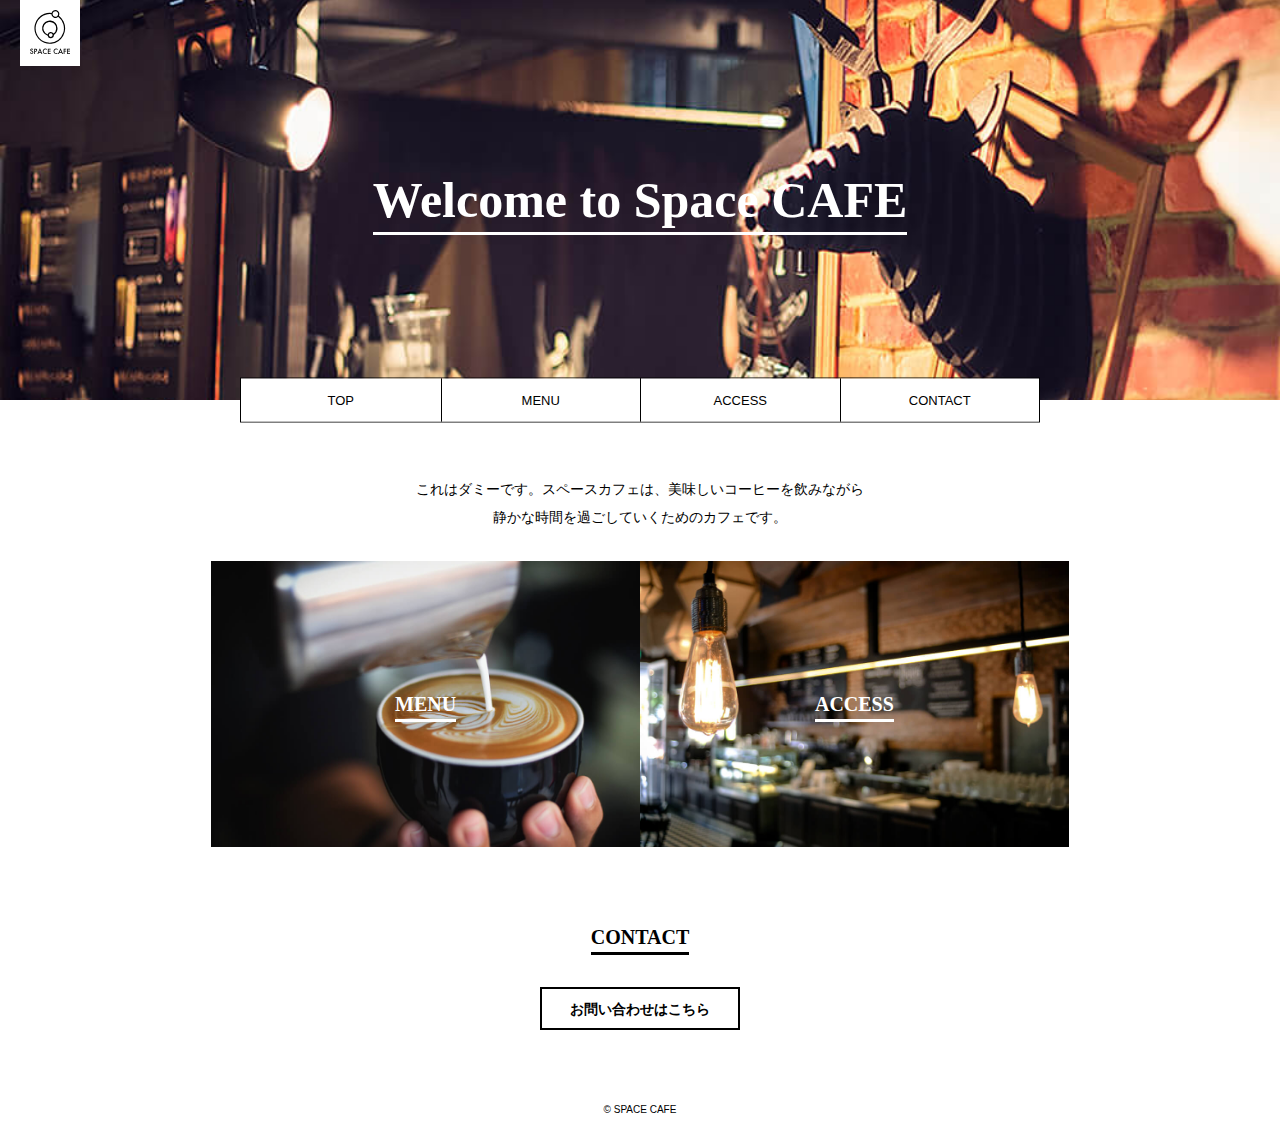
<file: index.html>
<!DOCTYPE html>
<html lang="ja">

<head>
    <meta charset="utf-8">
    <meta http-equiv="X-UA-Compatible" content="IE=edge">
    <meta name="viewport" content="width=device-width,user-scalable=yes,initial-scale=1.0">
    <title>SPACE CAFE</title>
    <link rel="shortcut icon" href="assets/img/common/favicon.ico">
    <link rel="apple-touch-icon" href="assets/img/common/apple-touch-icon.png">
    <link rel="stylesheet" href="assets/css/reset.css">
    <link rel="stylesheet" href="assets/css/common.css">
    <link rel="stylesheet" href="assets/css/top.css">

</head>

<body>
    <header class="header">
        <a href="index.html">
            <h1 class="logo"><img src="assets/img/common/logo.svg" alt="ロゴ"></h1>
        </a>
        <div class="catch-copy"><span>Welcome to Space CAFE</span></div>
    </header>
    <nav class="globalnav">
        <ul class="globalnav-list">
            <li><a href="index.html">TOP</a></li>
            <li><a href="menu/index.html">MENU</a></li>
            <li><a href="access/index.html">ACCESS</a></li>
            <li><a href="contact/index.html">CONTACT</a></li>
        </ul>
    </nav>
    <main class="main">
        <div class="wrapper">
            <div class="lead">
                これはダミーです。スペースカフェは、美味しいコーヒーを飲みながら<br>静かな時間を過ごしていくためのカフェです。
            </div>
            <div class="img-link-wrap">
                <section class="img-link">
                    <a href="menu/index.html">
                        <img src="assets/img/top/bg_menu.jpg" alt="メニュー画像">
                        <h2 class="heading02"><span>MENU</span></h2>
                    </a>
                </section>
                <section class="img-link">
                    <a href="access/index.html">
                        <img src="assets/img/top/bg_access.jpg" alt="アクセス画像">
                        <h2 class="heading02"><span>ACCESS</span></h2>
                    </a>
                </section>
            </div>
            <section>
                <h2 class="heading02 heading02-contact"><span>CONTACT</span></h2>
                <a href="../contact/index.html" class="bth"> お問い合わせはこちら</a>
            </section>
        </div><!-- wrapper -->
    </main>
    <footer class="footer">
        <p class="copy"><small>&copy; SPACE CAFE</small></p>
    </footer>
</body>

</html>
</file>
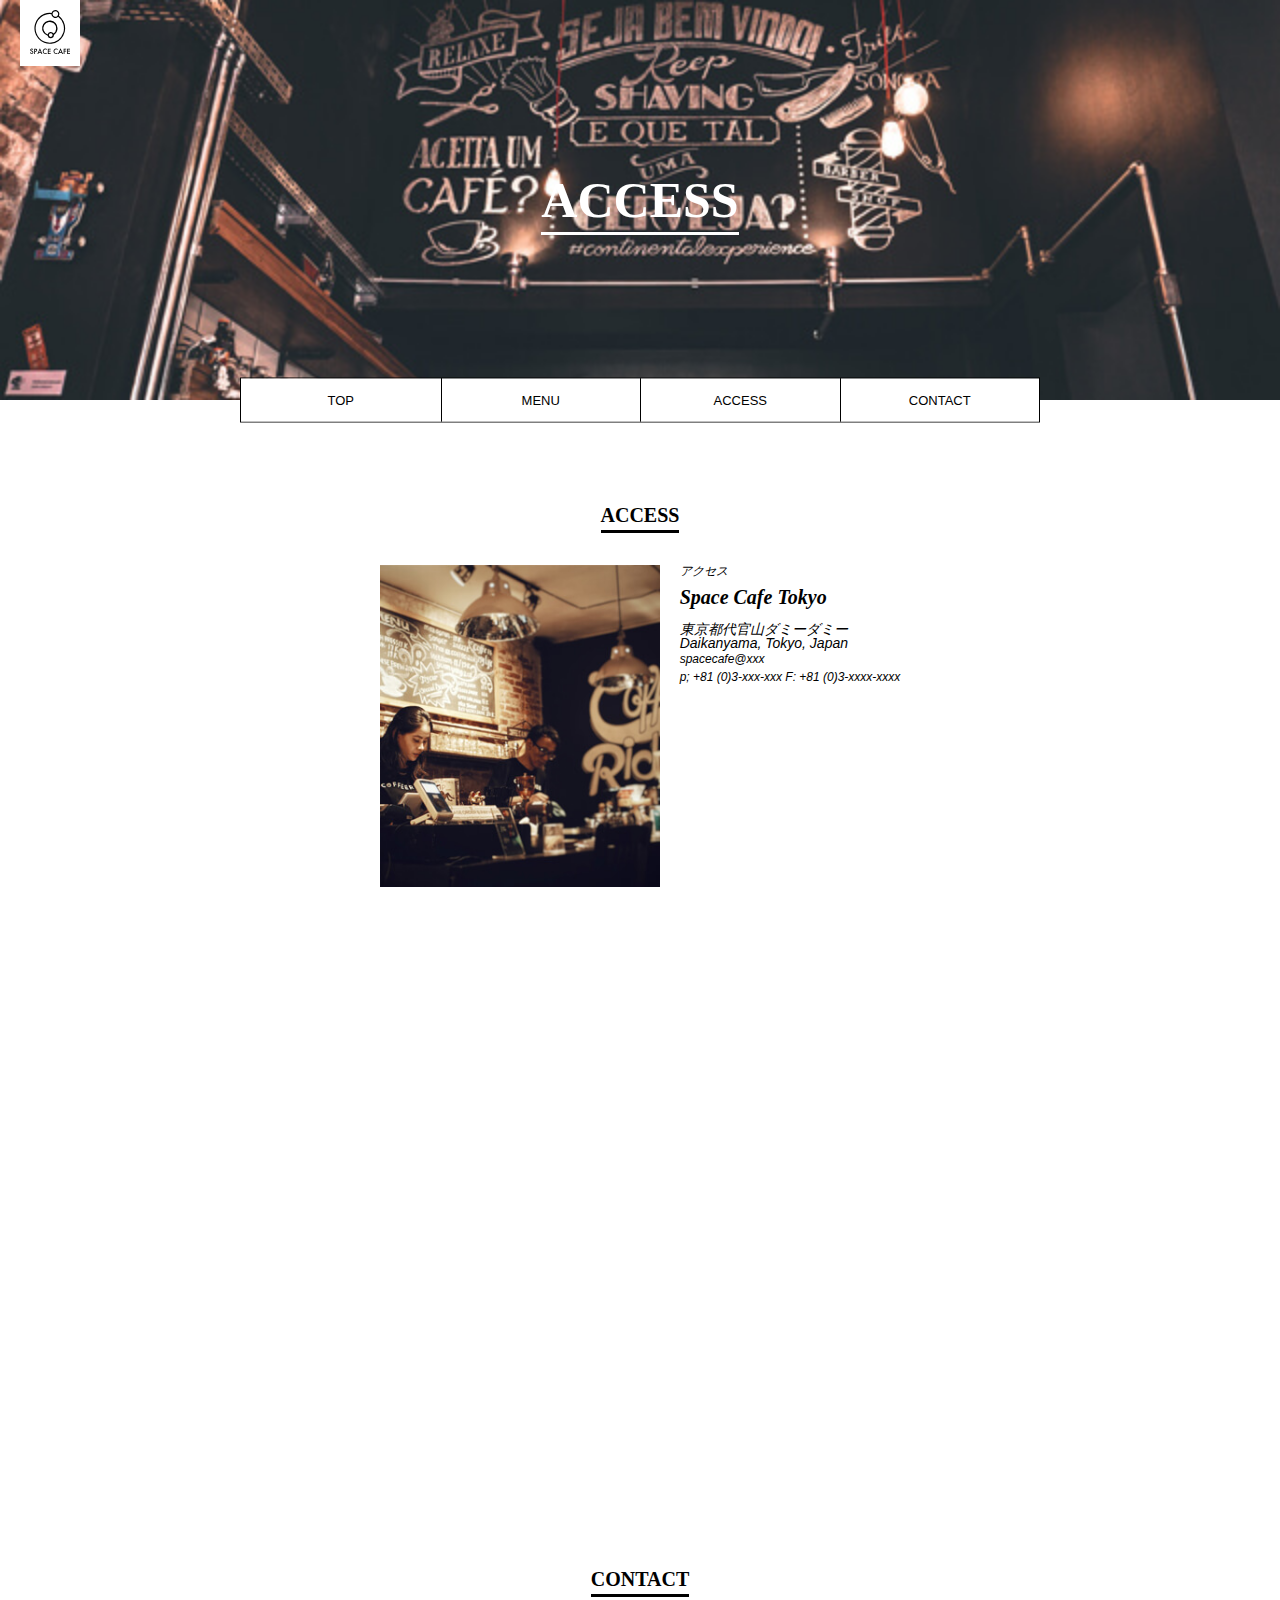
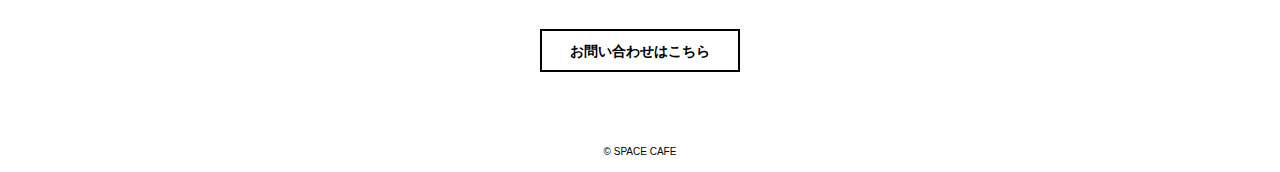
<file: access/index.html>
<!DOCTYPE html>
<html lang="ja">

<head>
    <meta charset="utf-8">
    <meta http-equiv="X-UA-Compatible" content="IE=edge">
    <meta name="viewport" content="width=device-width,user-scalable=yes,initial-scale=1.0">
    <title>アクセスページ | SPACE CAFE</title>
    <link rel="shortcut icon" href="../assets/img/common/favicon.ico">
    <link rel="apple-touch-icon" href="../assets/img/common/apple-touch-icon.png">
    <link rel="stylesheet" href="../assets/css/reset.css">
    <link rel="stylesheet" href="../assets/css/common.css">
    <link rel="stylesheet" href="../assets/css/access.css">
</head>

<body>
    <header class="header header-access">
        <a href="../index.html">
            <h1 class="logo"><img src="../assets/img/common/logo.svg" alt="ロゴ"></h1>
        </a>
        <div class="catch-copy"><span>ACCESS</span></div>
    </header>
    <nav class="globalnav">
        <ul class="globalnav-list">
            <li><a href="../index.html">TOP</a></li>
            <li><a href="../menu/index.html">MENU</a></li>
            <li><a href="index.html">ACCESS</a></li>
            <li><a href="../contact/index.html">CONTACT</a></li>
        </ul>
    </nav>
    <main class="main">
        <div class="wrapper">
            <section class="section-access">
                <h2 class="heading02"><span>ACCESS</span></h2>
                <div class="access-block">
                    <div class="access-img"><img src="../assets/img/access/img_access.jpg" alt="店内風景"></div>
                    <address class="address">
                        <dl>
                            <dt>アクセス</dt>
                            <dd class="access-desc">
                                <div class="access-name">Space Cafe Tokyo</div>
                                <div class="address">
                                    <div classs="address-text">
                                        東京都代官山ダミーダミー<br>
                                        Daikanyama, Tokyo, Japan
                                    </div>
                                    <div class="address-contact">
                                        spacecafe@xxx<br>
                                        p; +81 (0)3-xxx-xxx F: +81 (0)3-xxxx-xxxx
                                    </div>
                                </div>
                            </dd> <!-- desc -->
                        </dl>
                    </address>
                </div>
                <div class="map">
                    <iframe
                        src="https://www.google.com/maps/embed?pb=!1m18!1m12!1m3!1d3242.1736974415726!2d139.703148!3d35.64809189999998!2m3!1f0!2f0!3f0!3m2!1i1024!2i768!4f13.1!3m3!1m2!1s0x60188b45c788b9cd%3A0x50f941ce0d71f4f8!2z5Luj5a6Y5bGx6aeF!5e0!3m2!1sja!2sjp!4v1698064134223!5m2!1sja!2sjp"
                        width="600" height="450" style="border:0;" allowfullscreen="" loading="lazy"
                        referrerpolicy="no-referrer-when-downgrade"></iframe>
                </div>

            </section>
            <section>
                <h2 class="heading02 heading02-contact"><span>CONTACT</span></h2>
                <a href="../contact/index.html" class="bth"> お問い合わせはこちら</a>
            </section>
        </div><!-- wrapper -->
    </main>
    <footer class="footer">
        <p class="copy"><small>&copy; SPACE CAFE</small></p>
    </footer>
</body>

</html>
</file>
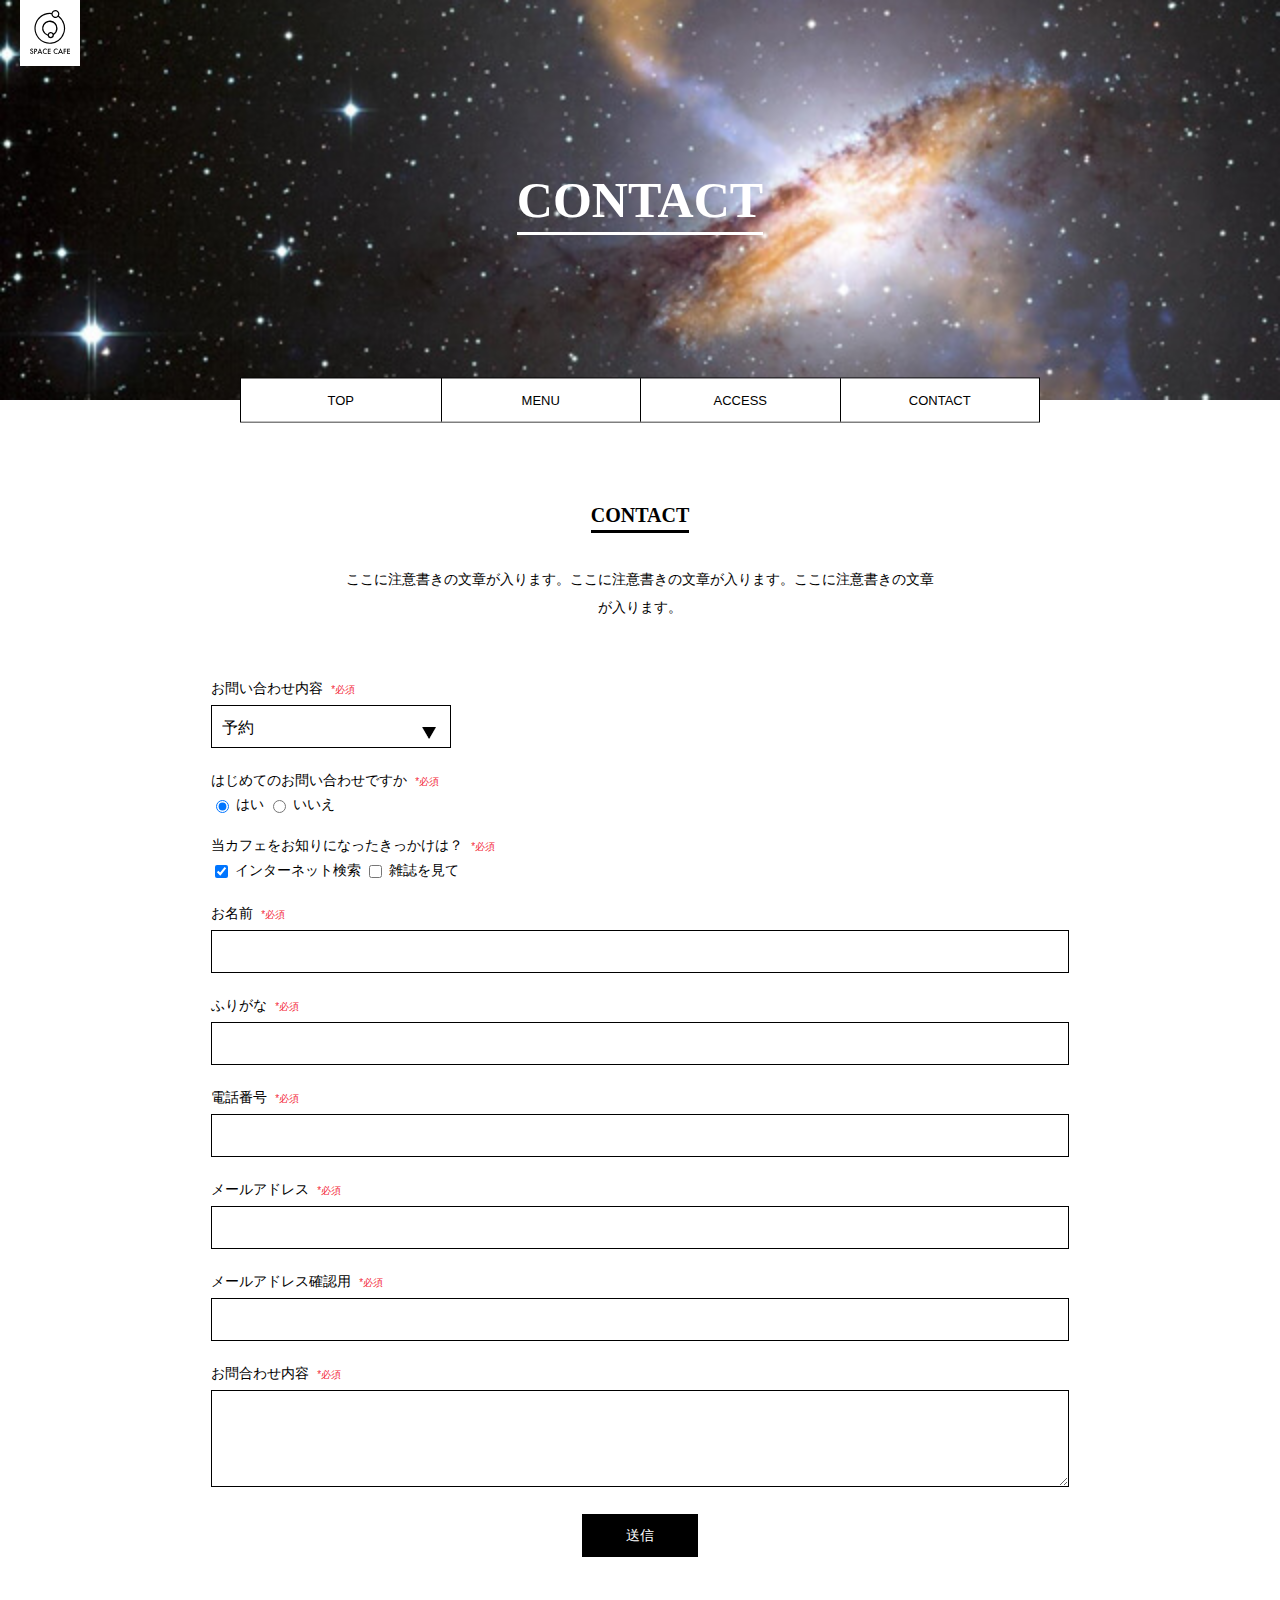
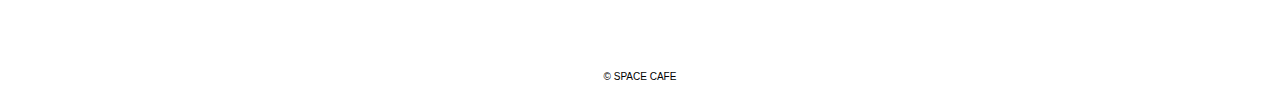
<file: contact/index.html>
<!DOCTYPE html>
<html lang="ja">

<head>
    <meta charset="utf-8">
    <meta http-equiv="X-UA-Compatible" content="IE=edge">
    <meta name="viewport" content="width=device-width,user-scalable=yes,initial-scale=1.0">
    <title>お問い合わせ | SPACE CAFE</title>
    <link rel="shortcut icon" href="../assets/img/common/favicon.ico">
    <link rel="apple-touch-icon" href="../assets/img/common/apple-touch-icon.png">
    <link rel="stylesheet" href="../assets/css/reset.css">
    <link rel="stylesheet" href="../assets/css/common.css">
    <link rel="stylesheet" href="../assets/css/contact.css">
</head>

<body>
    <header class="header header-contact">
        <a href="../index.html">
            <h1 class="logo"><img src="../assets/img/common/logo.svg" alt="ロゴ"></h1>
        </a>
        <div class="catch-copy"><span>CONTACT</span></div>
    </header>
    <nav class="globalnav">
        <ul class="globalnav-list">
            <li><a href="../index.html">TOP</a></li>
            <li><a href="../menu/index.html">MENU</a></li>
            <li><a href="../access/index.html">ACCESS</a></li>
            <li><a href="index.html">CONTACT</a></li>
        </ul>
    </nav>
    <main class="main">
        <div class="wrapper">
            <section class="section-contact">
                <h2 class="heading02"><span>CONTACT</span></h2>
                <div class="lead">
                    ここに注意書きの文章が入ります。ここに注意書きの文章が入ります。ここに注意書きの文章が入ります。
                </div>
                <!-- form入力項目全体。
                    入力項目一つ一つはfieldsetタグで、コントロールの要素の集合作る
                    この先頭にはlegendタグ -->
                <form action="#" class="form">
                    <!-- selectbox:複数選択肢リスト表示からの一つだけ選択させるやつ -->
                    <fieldset class="form-block">
                        <legend class="form-title">お問い合わせ内容<span class="must">*必須</span></legend>
                        <div class="form-input">
                            <div class="selectbox-wrap">
                                <!-- select -->
                                <select class="select" name="select">
                                    <option value="予約">予約</option>
                                    <option value="その他お問い合わせ">その他お問い合わせ</option>
                                </select>
                            </div>
                        </div>
                    </fieldset>
                    <!-- radiobutton:複数選択肢表示からの一つだけ選択 -->
                    <fieldset class="form-block">
                        <legend class="form-title">はじめてのお問い合わせですか<span class="must">*必須</span></legend>
                        <div class="form-input">
                            <!-- input type radio -->
                            <input type="radio" name="radio" id="radio1" value="1" checked>
                            <label for="radio1">はい</label>
                            <input type="radio" name="radio" id="radio2" value="2">
                            <label for="radio2">いいえ</label>
                        </div>
                    </fieldset>
                    <!-- checkbox:複数選択肢表示からの複数選択可能 -->
                    <fieldset class="form-block">
                        <legend class="form-title">当カフェをお知りになったきっかけは？<span class="must">*必須</span></legend>
                        <div class="form-input">
                            <!-- input type checkbox -->
                            <input type="checkbox" name="checkbox" id="checkbox1" value="1" checked>
                            <label for="checkbox1">インターネット検索</label>
                            <input type="checkbox" name="checkbox" id="checkbox2" value="2">
                            <label for="checkbox2">雑誌を見て</label>
                        </div>
                    </fieldset>
                    <!-- textbox:1行で済むような短い文章 -->
                    <div class="textbox-wrap">
                        <fieldset class="form-block">
                            <legend class="form-title">お名前<span class="must">*必須</span></legend>
                            <div class="form-input">
                                <!-- input type text -->
                                <input type="text" class="input-text">
                            </div>
                        </fieldset>
                        <fieldset class="form-block">
                            <legend class="form-title">ふりがな<span class="must">*必須</span></legend>
                            <div class="form-input">
                                <!-- input type text -->
                                <input type="text" class="input-text">
                            </div>
                        </fieldset>
                        <fieldset class="form-block">
                            <legend class="form-title">電話番号<span class="must">*必須</span></legend>
                            <div class="form-input">
                                <!-- input type text -->
                                <input type="text" class="input-text">
                            </div>
                        </fieldset>
                        <fieldset class="form-block">
                            <legend class="form-title">メールアドレス<span class="must">*必須</span></legend>
                            <div class="form-input">
                                <!-- input type text -->
                                <input type="text" class="input-text">
                            </div>
                        </fieldset>
                        <fieldset class="form-block">
                            <legend class="form-title">メールアドレス確認用<span class="must">*必須</span></legend>
                            <div class="form-input">
                                <!-- input type text -->
                                <input type="text" class="input-text">
                            </div>
                        </fieldset>
                    </div>
                    <!-- text-area複数行の文章: -->
                    <fieldset class="form-block">
                        <legend class="form-title">お問合わせ内容<span class="must">*必須</span></legend>
                        <div class="form-input">
                            <!-- textarea -->
                            <textarea class="textarea"></textarea>
                        </div>
                    </fieldset>
                    <!-- button:送信ボタン -->
                    <!-- button -->
                    <button class="submit-btn">送信</button>
                </form>
            </section>
        </div><!-- wrapper -->
    </main>
    <footer class="footer">
        <p class="copy"><small>&copy; SPACE CAFE</small></p>
    </footer>
</body>

</html>
</file>
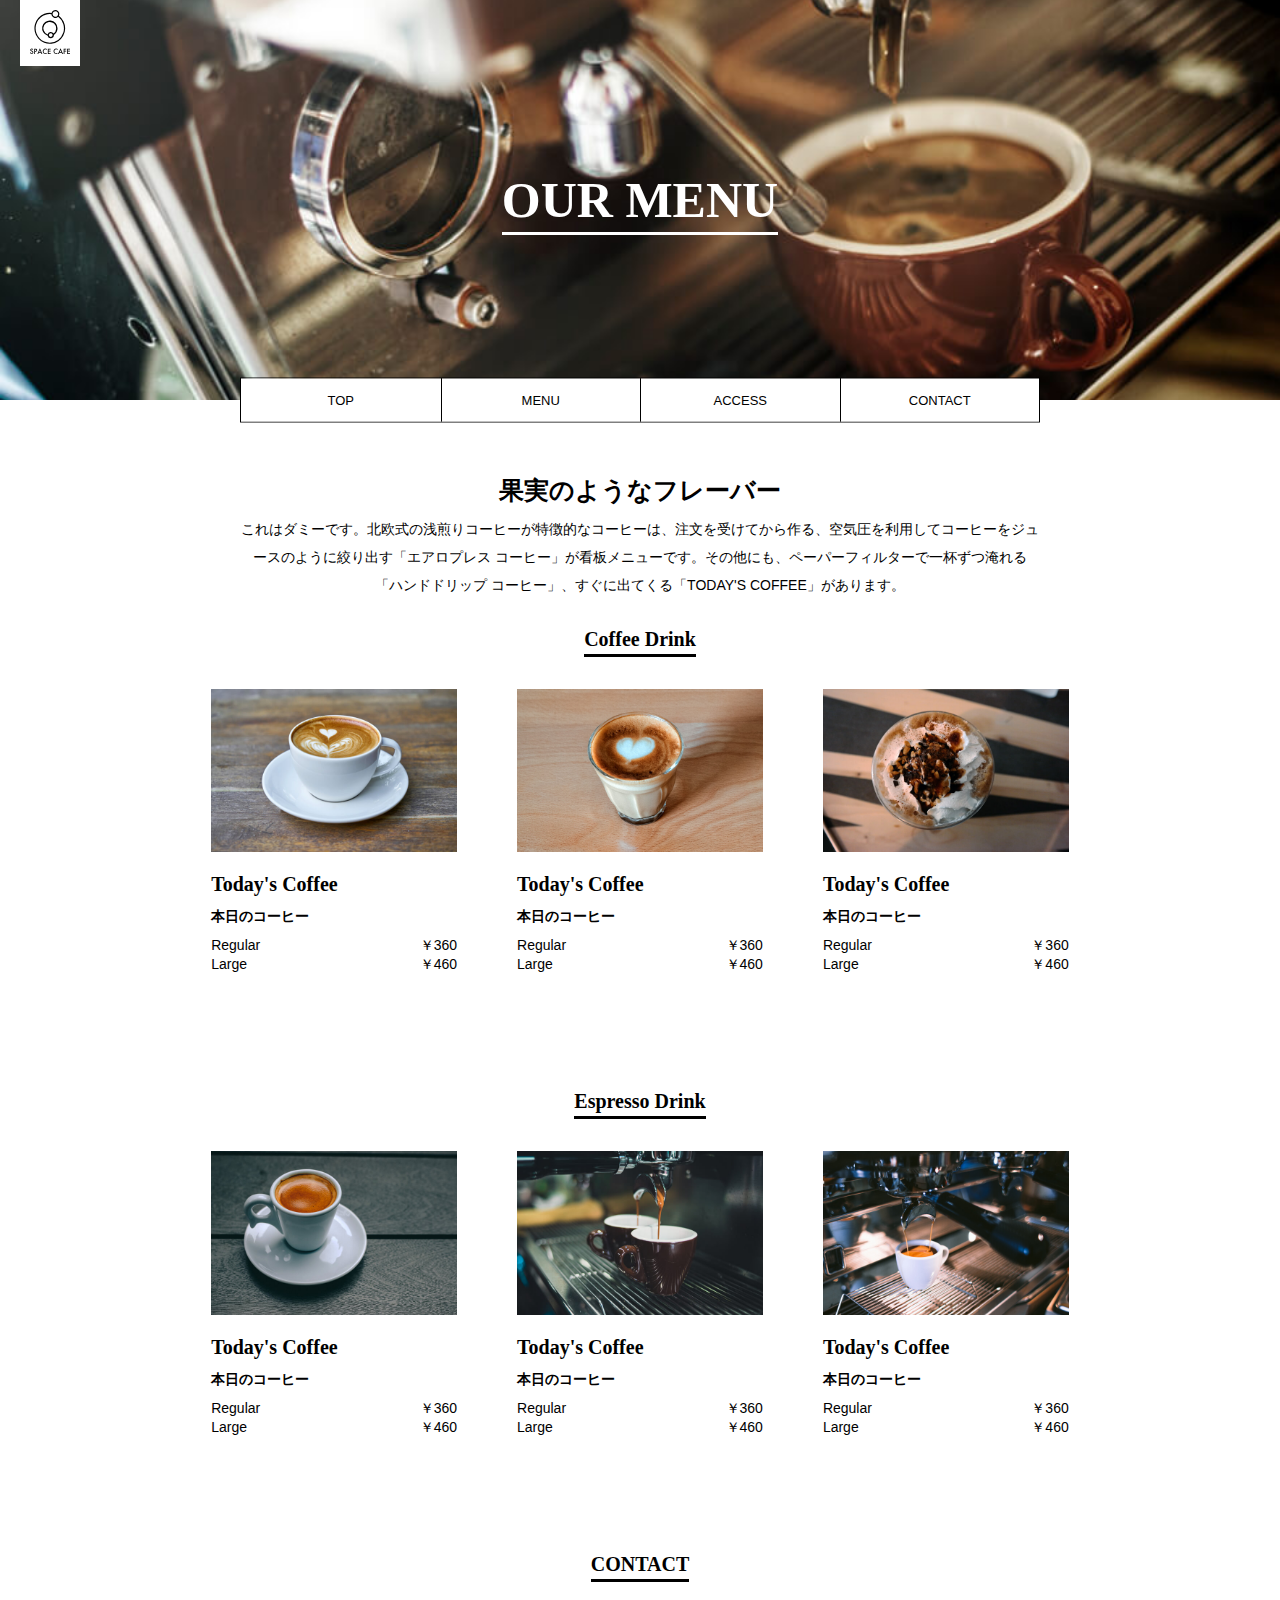
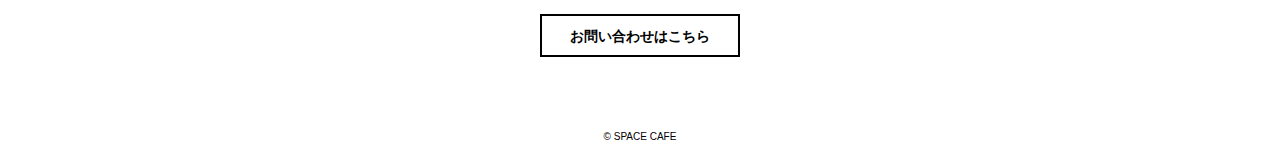
<file: menu/index.html>
<!DOCTYPE html>
<html lang="ja">

<head>
    <meta charset="utf-8">
    <meta http-equiv="X-UA-Compatible" content="IE=edge">
    <meta name="viewport" content="width=device-width,user-scalable=yes,initial-scale=1.0">
    <title>メニューページ | SPACE CAFE</title>
    <link rel="shortcut icon" href="../assets/img/common/favicon.ico">
    <link rel="apple-touch-icon" href="../assets/img/common/apple-touch-icon.png">
    <link rel="stylesheet" href="../assets/css/reset.css">
    <link rel="stylesheet" href="../assets/css/common.css">
    <link rel="stylesheet" href="../assets/css/menu.css">

</head>

<body>
    <header class="header header-menu">
        <a href="../index.html">
            <h1 class="logo"><img src="../assets/img/common/logo.svg" alt="ロゴ"></h1>
        </a>
        <div class="catch-copy"><span>OUR MENU</span></div>
    </header>
    <nav class="globalnav">
        <ul class="globalnav-list">
            <li><a href="../index.html">TOP</a></li>
            <li><a href="index.html">MENU</a></li>
            <li><a href="../access/index.html">ACCESS</a></li>
            <li><a href="../contact/index.html">CONTACT</a></li>
        </ul>
    </nav>
    <main class="main">
        <div class="wrapper">
            <div class="lead">
                <div class="lead-title">果実のようなフレーバー</div>
                これはダミーです。北欧式の浅煎りコーヒーが特徴的なコーヒーは、注文を受けてから作る、空気圧を利用してコーヒーをジュースのように絞り出す「エアロプレス
                コーヒー」が看板メニューです。その他にも、ペーパーフィルターで一杯ずつ淹れる「ハンドドリップ コーヒー」、すぐに出てくる「TODAY'S COFFEE」があります。
            </div>
            <section class="menu-category">
                <h2 class="heading02 heading02--menu"><span>Coffee Drink</span></h2>
                <ul class="menu-wrap">
                    <li class="menu">
                        <div class="menu-img"><img src="../assets/img/menu/menu_coffee01.jpg" alt=""></div>
                        <div class="menu-name-en">Today's Coffee</div>
                        <p class="menu-name-ja">本日のコーヒー</p>
                        <div class="menu-price">
                            <span>Regular</span>
                            <span>￥360</span>
                        </div>
                        <div class="menu-price">
                            <span>Large</span>
                            <span>￥460</span>
                        </div>
                    </li>
                    <li class="menu">
                        <div class="menu-img"><img src="../assets/img/menu/menu_coffee02.jpg" alt=""></div>
                        <div class="menu-name-en">Today's Coffee</div>
                        <p class="menu-name-ja">本日のコーヒー</p>
                        <div class="menu-price">
                            <span>Regular</span>
                            <span>￥360</span>
                        </div>
                        <div class="menu-price">
                            <span>Large</span>
                            <span>￥460</span>
                        </div>
                    </li>
                    <li class="menu">
                        <div class="menu-img"><img src="../assets/img/menu/menu_coffee03.jpg" alt=""></div>
                        <div class="menu-name-en">Today's Coffee</div>
                        <p class="menu-name-ja">本日のコーヒー</p>
                        <div class="menu-price">
                            <span>Regular</span>
                            <span>￥360</span>
                        </div>
                        <div class="menu-price">
                            <span>Large</span>
                            <span>￥460</span>
                        </div>
                    </li>
                </ul>
            </section>
            <section class="menu-category">
                <h2 class="heading02 heading02--menu"><span>Espresso Drink</span></h2>
                <ul class="menu-wrap">
                    <li class="menu">
                        <div class="menu-img"><img src="../assets/img/menu/menu_coffee04.jpg" alt=""></div>
                        <div class="menu-name-en">Today's Coffee</div>
                        <p class="menu-name-ja">本日のコーヒー</p>
                        <div class="menu-price">
                            <span>Regular</span>
                            <span>￥360</span>
                        </div>
                        <div class="menu-price">
                            <span>Large</span>
                            <span>￥460</span>
                        </div>
                    </li>
                    <li class="menu">
                        <div class="menu-img"><img src="../assets/img/menu/menu_coffee05.jpg" alt=""></div>
                        <div class="menu-name-en">Today's Coffee</div>
                        <p class="menu-name-ja">本日のコーヒー</p>
                        <div class="menu-price">
                            <span>Regular</span>
                            <span>￥360</span>
                        </div>
                        <div class="menu-price">
                            <span>Large</span>
                            <span>￥460</span>
                        </div>
                    </li>
                    <li class="menu">
                        <div class="menu-img"><img src="../assets/img/menu/menu_coffee06.jpg" alt=""></div>
                        <div class="menu-name-en">Today's Coffee</div>
                        <p class="menu-name-ja">本日のコーヒー</p>
                        <div class="menu-price">
                            <span>Regular</span>
                            <span>￥360</span>
                        </div>
                        <div class="menu-price">
                            <span>Large</span>
                            <span>￥460</span>
                        </div>
                    </li>
                </ul>
            </section>
            <section>
                <h2 class="heading02 heading02-contact"><span>CONTACT</span></h2>
                <a href="../contact/index.html" class="bth"> お問い合わせはこちら</a>
            </section>
        </div><!-- wrapper -->
    </main>
    <footer class="footer">
        <p class="copy"><small>&copy; SPACE CAFE</small></p>
    </footer>
</body>

</html>
</file>
<file: assets/css/common.css>
@charset "UTF-8";

.header {
    position: relative;
    width: 100%;
    height: 0;
    padding-bottom: 100%;
    background: url(../img/top/hero_top.jpg) no-repeat center center/cover;
}

@media print,
screen and (min-width:768px) {
    .header {
        height: 400px;
        padding-bottom: 0;
    }
}

.logo {
    width: 60px;
    padding: 10px;
    background: #fff;
    position: absolute;
    top: 0;
    left: 20px;
}

@media print,
screen and(min-width:768px) {
    .logo {
        width: 110px;
        padding: 20px;
        left: 40px;
    }
}

.catch-copy,
.page-title {
    text-align: center;
    width: 100%;
    color: #fff;
    font-family: "ヒラギノ明朝 Pro W3", "Hiragino Mincho ProN", "HG明朝E", "MS P明朝", "MS 明朝", serif;
    font-size: 6vw;
    font-weight: bold;
    position: absolute;
    top: 50%;
    left: 0;
    -webkit-transform: translate(0, -50%);
    transform: translate(0, -50%);
}

.catch-copy span,
.page-title span {
    border-bottom: 3px solid #fff;
    padding-bottom: 4px;
}

@media print,
screen and (min-width:768px) {

    .catch-copy,
    .page-title {
        font-size: 50px
    }
}

.heading02 {
    text-align: center;
    font-size: 16px;
    font-weight: bold;
    color: #000;
    font-family: "ヒラギノ明朝 Pro W3", "Hiragino Mincho ProN", "HG明朝E", "MS P明朝", "MS 明朝", serif;

    margin-bottom: 20px;
}

.heading02 span {
    border-bottom: 3px solid #000;
    padding-bottom: 4px;
}

@media print,
screen and (min-width: 768px) {
    .heading02 {
        font-size: 20px;
        margin-bottom: 40px;
        /*なんでこんなことしてるん*/
    }
}

.lead {
    font-size: 14px;
    line-height: 2.0;
}

.bth {
    display: block;
    text-align: center;
    width: 200px;
    margin: 0 auto 60px;
    border: 2px solid #000;
    text-decoration: none;
    padding: 13px 0 12px;
    font-weight: bold;
}

@media print,
screen and (min-width:768px) {
    .btn {
        width: 400px;
        padding: 20px 0;
        font-size: 14px;
    }
}

.footer {
    padding: 15px 10px;
}

@media print,
screen and(min-width:768px) {
    footer {
        padding: 30px 10px;
    }
}

.copy {
    text-align: center;
    font-size: 1.0rem;
}

.globalnav {
    position: relative;
    padding: 0 10px;
    -webkit-transform: translate(0, 50%);
    transform: translate(0, -50%);
}

.globalnav li {
    display: table-cell;
    text-align: center;
}

.globalnav li:not(:first-child) {
    border-left: 1px solid #000;
}

.globalnav li a {
    font-size: 1.3rem;
    display: block;
    background: #fff;
    text-decoration: none;
    padding: 15px 0;
}

.globalnav li a:hover {
    opacity: 1;
}

@media print,
screen and (min-width: 768px) {
    .globalnav li a:hover {
        background: #000;
        color: #fff;
    }
}

.globalnav-list {
    width: 100%;
    max-width: 800px;
    margin: 0 auto;
    display: table;
    table-layout: fixed;
    border: 1px solid #000;
}
</file>
<file: assets/css/top.css>
@charset "UTF-8";

.wrapper {
    max-width: 960px;
    margin: 0 auto;
    padding: 0 4%;
}

.lead {
    padding: 30px 0;
}

@media print,
screen and (min-width:768px) {
    .lead {
        width: 800px;
        margin: 0 auto;
        text-align: center;
    }
}

.img-link-wrap {
    margin-bottom: 40p;
}

@media print,
screen and (min-width:768px) {
    .img-link-wrap {
        display: -webkit-flex;
        display: -ms-flexbox;
        display: flex;
        margin-bottom: 80px;
    }

    .img-link {
        width: 50%;
    }
}

.img-link a {
    display: block;
    position: relative;
    z-index: 1;
}

.img-link a .heading02 {
    color: #fff;
    z-index: 2;
    position: absolute;
    width: 100%;
    top: 50%;
    left: 0;
    -webkit-transform: translate(0, -50%);
    transform: translate(0, -50%);
    margin-bottom: 0;
}

.img-link a .heading02 span {
    border-color: #fff;
}

.img-link a img {
    display: block;
}
</file>
<file: assets/css/access.css>
@charset "UTF-8";

.header.header-access {
    background: url(../img/access/hero_access.jpg) no-repeat center center/cover;
}

.wrapper {
    max-width: 960px;
    margin: 0 auto;
    padding: 0 4%;
}

.section-access {
    padding: 30px 0 50px;
}

@media print,
screen and (min-width: 768px) {
    .section-access {
        padding: 60px 0 100px;
        max-width: 700px;
        margin: 0 auto;
    }
}

.access-img {
    margin-bottom: 15px;
}

@media print,
screen and (min-width: 768px) {
    .access-img {
        width: 50%;
        max-width: 300px;
        padding-right: 20px;
    }
}

.address {
    margin-bottom: 20px;
}

.address dt {
    font-size: 12px;
    margin-bottom: 10px;
}

.access-name {
    font-family: "ヒラギノ明朝 ProN W3", "Hiragino Mincho ProN", "HG明朝E", "MS P明朝", "MS 明朝", selif;
    font-size: 20px;
    font-weight: bold;
    margin-bottom: 15px;
}

.address-text {
    font-style: 14px;
    line-height: 1.67;
    margin-bottom: 10px;
}

.address-contact {
    font-size: 12px;
    line-height: 1.5;
}

@media print,
screen and (min-width: 768px) {
    .access-block {
        display: -webkit-flex;
        display: -ms-flexbox;
        display: flex;
        justify-content: center;
        margin-bottom: 40px;
    }
}

.map {
    position: relative;
    width: 100%;
    height: 0;
    padding-bottom: 75%;
}

.map iframe {
    width: 100%;
    height: 100%;
    position: absolute;
    top: 0;
    left: 0;
    bottom: 0;
    right: 0;
}
</file>
<file: assets/css/contact.css>
@charset "UTF-8";

.header.header-contact {
    background: url(../img/contact/hero_contact.jpg) no-repeat center center/cover;
}

.wrapper {
    max-width: 960px;
    margin: 0 auto;
    padding: 0 4%;
}

.section-contact {
    padding: 30px 0 50px;
}

@media print,
screen and (min-width: 768px) {
    .section-contact {
        padding: 60px 0 100px;
        margin: 0 auto;
    }
}

.lead {
    margin-bottom: 30px;
}

@media print,
screen and (min-width: 768px) {
    .lead {
        margin: 0 auto;
        width: 600px;
        text-align: center;
        margin-bottom: 60px;
    }
}

.select,
input[type="text"],
textarea {
    -moz-appearance: none;
    -webkit-appearance: none;
    appearance: none;
    width: 100%;
    height: 43px;
    padding: 0 10px;
    border: 1px solid #000;
    border-radius: 0;
    background: #fff;
    font-size: 1.6rem;
    line-height: 43px;
}

.selectbox-wrap {
    position: relative;
    width: 240px;
    height: 43px;
    z-index: 1;
}

.selectbox-wrap::after {
    content: "";
    display: block;
    width: 14px;
    height: 12px;
    background: url(../img/contact/icon_select.png) no-repeat center center/cover;
    position: absolute;
    top: 50%;
    margin-bottom: -6px;
    right: 15px;
    z-index: 10;
}

.form-block {
    margin-bottom: 25px;
}

@media print,
screen and (min-width: 768px) {}

.form-title {
    font-size: 1.4rem;
    margin-bottom: 10px;
}

.form-title span {
    display: inline-block;
    font-size: 1.0rem;
    color: #f32938;
    margin-left: 8px;
}

.textarea {
    height: 97px;
    line-height: 1.5;
    padding: 10px;
}

.submit-btn {
    display: block;
    -moz-appearance: none;
    -webkit-appearance: none;
    appearance: none;
    border: none;
    cursor: pointer;
    padding: 0;
    background: #000;
    color: #fff;
    font-size: 1.4rem;
    width: 116px;
    height: 43px;
    line-height: 43px;
    margin: 0 auto;
}
</file>
<file: assets/css/menu.css>
@charset "UTF-8";

.header.header-menu {
    background: url(../img/menu/hero_menu.jpg) no-repeat center center/cover;
}

.wrapper {
    max-width: 960px;
    margin: 0 auto;
    padding: 0 4%;
}

.lead {
    padding: 30px 0;
}

@media print,
screen and (min-width: 768px) {
    .lead {
        width: 800px;
        margin: auto;
        text-align: center;
    }
}

.lead-title {
    font-size: 25px;
    margin-bottom: 10px;
    font-weight: bold;
    line-height: 1.2;
    font-family: "ヒラギノ明朝 ProN W3", "Hiragino Mincho ProN", "HG明朝E", "ＭＳ Ｐ明朝", "ＭＳ 明朝", serif";

}

.menu {
    padding: 15px 0;
    border-bottom: 1px solid #eee;
    list-style: none;
}

@media print,
screen and (min-width: 768px) {
    .menu-wrap {
        display: -webkit-flex;
        display: -ms-flexbox;
        display: flex;
        -webkit-flex-wrap: wrap;
        -ms-flex-wrap: wrap;
        flex-wrap: wrap;
    }

    .menu {
        width: 33.33%;
        padding: 0 30px;
        margin-bottom: 60px;
        border-bottom: none;
    }
}

.menu-img {
    margin-bottom: 20px;
}

.menu-name-en {
    font-size: 20px;
    font-family: "ヒラギノ明朝 ProN W3", "Hiragino Mincho ProN", "HG明朝E", "ＭＳ Ｐ明朝", "ＭＳ 明朝", serif;
    font-weight: bold;
    margin-bottom: 15px;
}

.menu-name-ja {
    font-size: 14px;
    font-weight: bold;
    margin-bottom: 15px;
}

.menu-price {
    font-size: 14px;
    display: -webkit-flex;
    display: -ms-flexbox;
    display: flex;
    -webkit-justify-content: space-between;
    -ms-flex-pack: justify;
    justify-content: space-between;
}

.menu-price+.menu-price {
    margin-top: 5px;
}

.menu-category {
    margin-bottom: 60px;
}

@media print,
screen and (min-width: 768px) {
    .menu-category {
        margin: 0 -30px 60px;
    }
}
</file>
